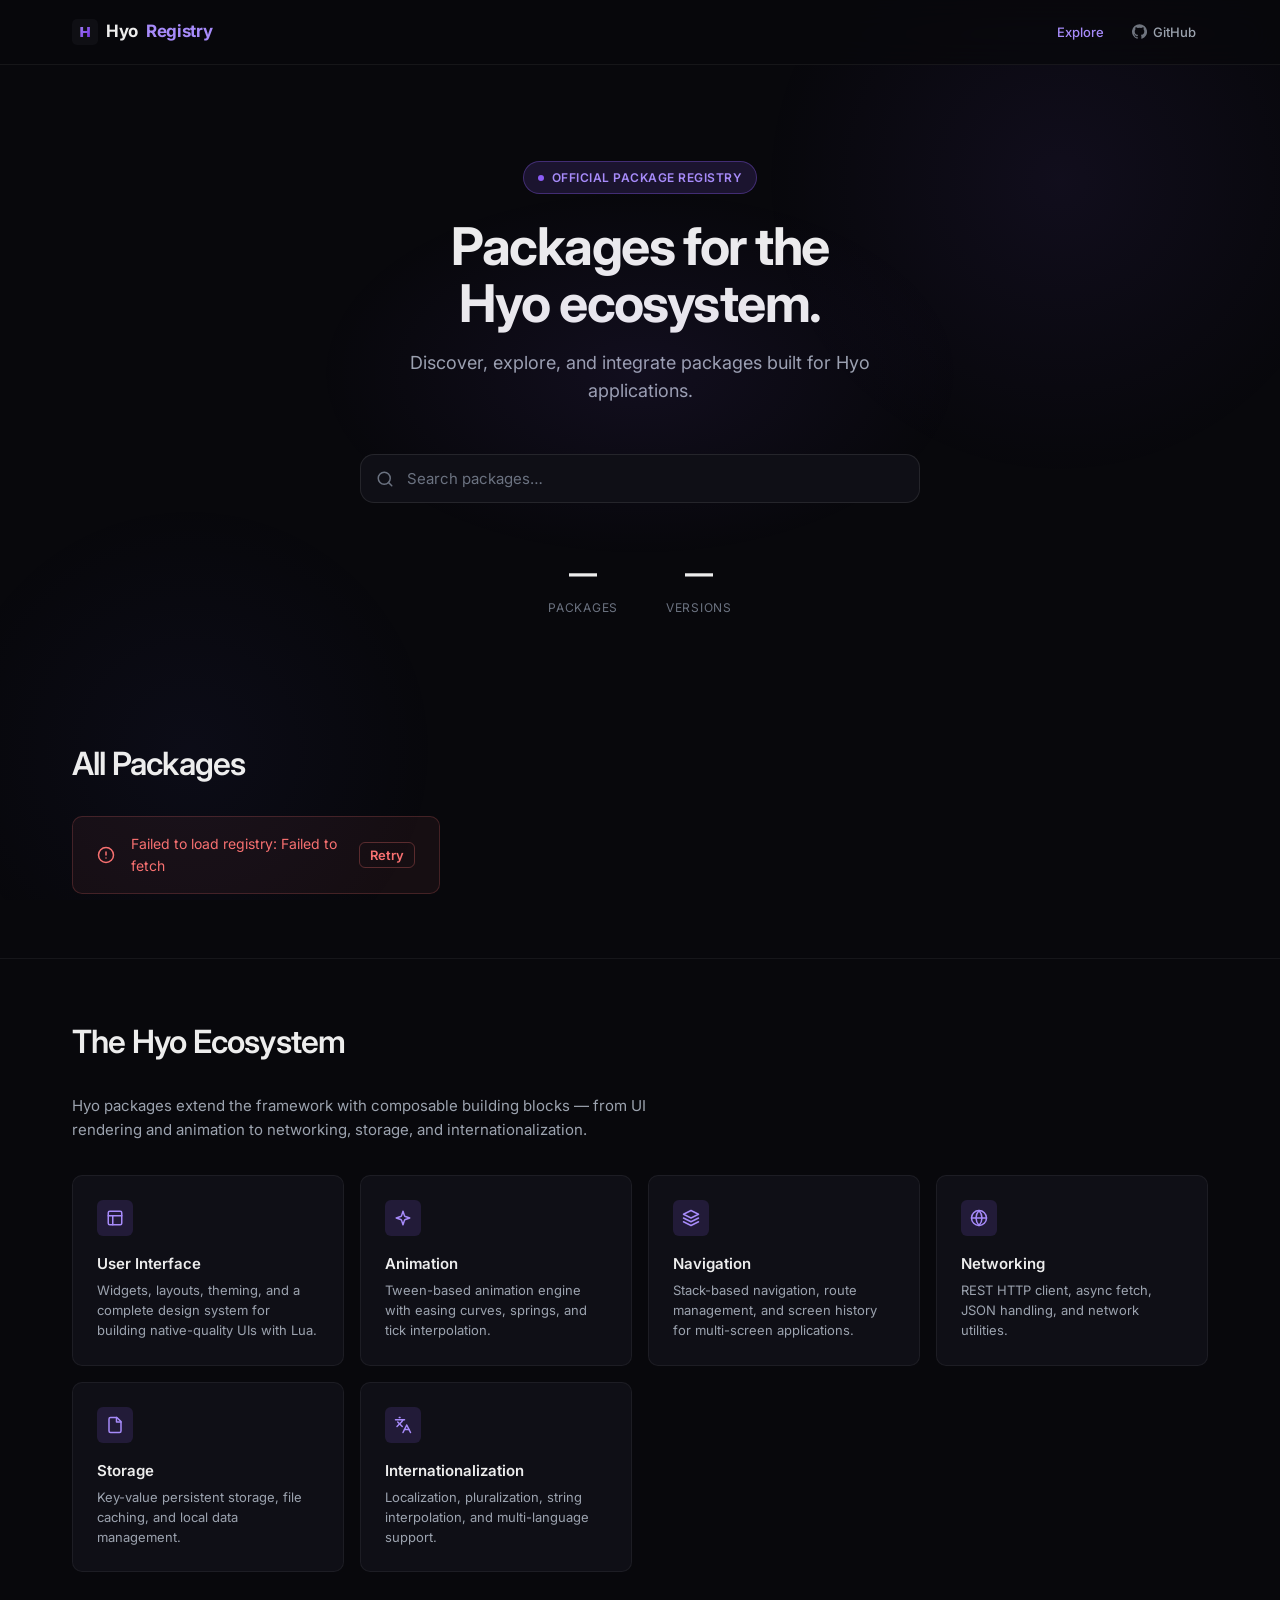
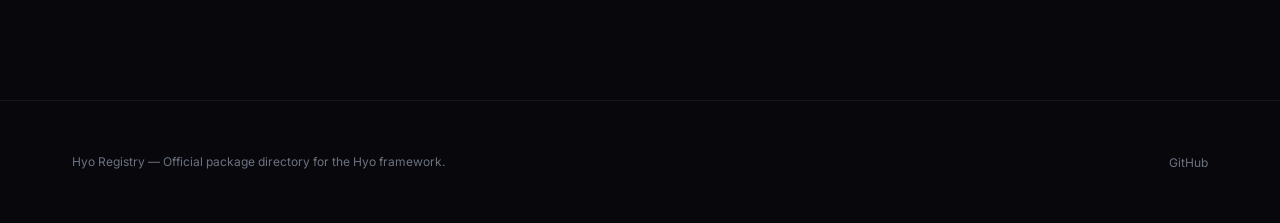
<file: site/index.html>
<!DOCTYPE html>
<html lang="en">
<head>
  <meta charset="UTF-8">
  <meta name="viewport" content="width=device-width, initial-scale=1.0">
  <title>Hyo Registry</title>
  <meta name="description" content="Official package registry for the Hyo framework. Discover, explore, and integrate packages built for Hyo applications.">

  <!-- Favicon -->
  <link rel="icon" href="favicon.svg" type="image/svg+xml">

  <!-- Fonts -->
  <link rel="preconnect" href="https://fonts.googleapis.com">
  <link rel="preconnect" href="https://fonts.gstatic.com" crossorigin>
  <link href="https://fonts.googleapis.com/css2?family=Inter:wght@400;500;600;700&family=JetBrains+Mono:wght@400;500;600&display=swap" rel="stylesheet">

  <!-- Styles -->
  <link rel="stylesheet" href="assets/css/main.css">
  <link rel="stylesheet" href="assets/css/components.css">
</head>
<body>
  <!-- Atmospheric background -->
  <div class="atmos" aria-hidden="true"></div>

  <!-- Navigation -->
  <nav class="nav" role="navigation">
    <div class="container nav-inner">
      <a href="index.html" class="nav-brand" aria-label="Hyo Registry home">
        <svg viewBox="0 0 32 32" width="26" height="26" aria-hidden="true">
          <defs>
            <linearGradient id="brand-g" x1="0%" y1="0%" x2="100%" y2="100%">
              <stop offset="0%" stop-color="#a78bfa"/>
              <stop offset="100%" stop-color="#6d28d9"/>
            </linearGradient>
          </defs>
          <rect width="32" height="32" rx="6" fill="#0f0f14"/>
          <text x="16" y="22" text-anchor="middle" font-family="system-ui" font-weight="700" font-size="18" fill="url(#brand-g)">H</text>
        </svg>
        Hyo <span>Registry</span>
      </a>

      <button class="nav-toggle" id="nav-toggle" aria-label="Toggle navigation">
        <span></span><span></span><span></span>
      </button>

      <ul class="nav-links" id="nav-links">
        <li><a href="index.html" class="active">Explore</a></li>
        <li>
          <a href="https://github.com/shin7xjp/hyo-registry" target="_blank" rel="noopener">
            <svg viewBox="0 0 24 24" fill="currentColor" width="15" height="15"><path d="M12 .3a12 12 0 0 0-3.8 23.38c.6.12.83-.26.83-.57l-.01-2.24c-3.34.72-4.04-1.42-4.04-1.42a3.18 3.18 0 0 0-1.33-1.75c-1.09-.74.08-.73.08-.73a2.52 2.52 0 0 1 1.84 1.24 2.56 2.56 0 0 0 3.5 1 2.56 2.56 0 0 1 .76-1.6c-2.67-.3-5.47-1.33-5.47-5.93a4.64 4.64 0 0 1 1.24-3.22 4.3 4.3 0 0 1 .12-3.18s1-.32 3.3 1.23a11.4 11.4 0 0 1 6 0c2.3-1.55 3.3-1.23 3.3-1.23a4.3 4.3 0 0 1 .12 3.18 4.64 4.64 0 0 1 1.23 3.22c0 4.61-2.81 5.63-5.48 5.92a2.86 2.86 0 0 1 .82 2.23l-.01 3.3c0 .31.22.69.83.57A12 12 0 0 0 12 .3"/></svg>
            GitHub
          </a>
        </li>
      </ul>
    </div>
  </nav>

  <main>
    <!-- Hero -->
    <section class="hero">
      <div class="hero-glow" aria-hidden="true"></div>
      <div class="container">
        <div class="hero-eyebrow">
          <span class="dot" aria-hidden="true"></span>
          Official Package Registry
        </div>

        <h1 class="heading-xl">
          Packages for the<br>Hyo ecosystem.
        </h1>

        <p class="hero-subtitle">
          Discover, explore, and integrate packages built for Hyo applications.
        </p>

        <!-- Search -->
        <div class="search-wrapper">
          <svg class="search-icon" viewBox="0 0 24 24" fill="none" stroke="currentColor" stroke-width="2" stroke-linecap="round" stroke-linejoin="round" aria-hidden="true">
            <circle cx="11" cy="11" r="8"/><path d="m21 21-4.3-4.3"/>
          </svg>
          <input
            type="text"
            class="search-input"
            id="hero-search"
            placeholder="Search packages…"
            autocomplete="off"
            aria-label="Search packages"
          >
          <button class="search-clear" id="hero-search-clear" aria-label="Clear search">
            <svg viewBox="0 0 24 24" fill="none" stroke="currentColor" stroke-width="2" stroke-linecap="round" stroke-linejoin="round"><path d="M18 6 6 18"/><path d="m6 6 12 12"/></svg>
          </button>
        </div>

        <!-- Stats -->
        <div class="stats-row">
          <div class="stat-item">
            <div class="stat-value" id="stat-packages">—</div>
            <div class="stat-label">Packages</div>
          </div>
          <div class="stat-item">
            <div class="stat-value" id="stat-versions">—</div>
            <div class="stat-label">Versions</div>
          </div>
        </div>
      </div>
    </section>

    <!-- Packages -->
    <section class="section" id="packages">
      <div class="container">
        <div class="section-header">
          <h2 class="heading-lg">All Packages</h2>
        </div>
        <div class="pkg-grid" id="pkg-grid">
          <!-- Populated by JS -->
        </div>
      </div>
    </section>

    <!-- Ecosystem -->
    <section class="section" style="border-top:1px solid var(--border-subtle)">
      <div class="container">
        <div class="section-header">
          <h2 class="heading-lg">The Hyo Ecosystem</h2>
        </div>
        <p class="text-body" style="max-width:640px;margin-bottom:var(--space-xl)">
          Hyo packages extend the framework with composable building blocks — from UI rendering and animation to networking, storage, and internationalization.
        </p>
        <div class="eco-grid">
          <div class="eco-card">
            <div class="eco-icon">
              <svg viewBox="0 0 24 24" fill="none" stroke="currentColor" stroke-width="2" stroke-linecap="round" stroke-linejoin="round"><rect x="3" y="3" width="18" height="18" rx="2"/><path d="M3 9h18"/><path d="M9 21V9"/></svg>
            </div>
            <h3>User Interface</h3>
            <p>Widgets, layouts, theming, and a complete design system for building native-quality UIs with Lua.</p>
          </div>
          <div class="eco-card">
            <div class="eco-icon">
              <svg viewBox="0 0 24 24" fill="none" stroke="currentColor" stroke-width="2" stroke-linecap="round" stroke-linejoin="round"><path d="m12 3-1.912 5.813a2 2 0 0 1-1.275 1.275L3 12l5.813 1.912a2 2 0 0 1 1.275 1.275L12 21l1.912-5.813a2 2 0 0 1 1.275-1.275L21 12l-5.813-1.912a2 2 0 0 1-1.275-1.275L12 3Z"/></svg>
            </div>
            <h3>Animation</h3>
            <p>Tween-based animation engine with easing curves, springs, and tick interpolation.</p>
          </div>
          <div class="eco-card">
            <div class="eco-icon">
              <svg viewBox="0 0 24 24" fill="none" stroke="currentColor" stroke-width="2" stroke-linecap="round" stroke-linejoin="round"><polygon points="12 2 2 7 12 12 22 7 12 2"/><polyline points="2 17 12 22 22 17"/><polyline points="2 12 12 17 22 12"/></svg>
            </div>
            <h3>Navigation</h3>
            <p>Stack-based navigation, route management, and screen history for multi-screen applications.</p>
          </div>
          <div class="eco-card">
            <div class="eco-icon">
              <svg viewBox="0 0 24 24" fill="none" stroke="currentColor" stroke-width="2" stroke-linecap="round" stroke-linejoin="round"><circle cx="12" cy="12" r="10"/><line x1="2" y1="12" x2="22" y2="12"/><path d="M12 2a15.3 15.3 0 0 1 4 10 15.3 15.3 0 0 1-4 10 15.3 15.3 0 0 1-4-10 15.3 15.3 0 0 1 4-10z"/></svg>
            </div>
            <h3>Networking</h3>
            <p>REST HTTP client, async fetch, JSON handling, and network utilities.</p>
          </div>
          <div class="eco-card">
            <div class="eco-icon">
              <svg viewBox="0 0 24 24" fill="none" stroke="currentColor" stroke-width="2" stroke-linecap="round" stroke-linejoin="round"><path d="M14.5 2H6a2 2 0 0 0-2 2v16a2 2 0 0 0 2 2h12a2 2 0 0 0 2-2V7.5L14.5 2z"/><polyline points="14 2 14 8 20 8"/></svg>
            </div>
            <h3>Storage</h3>
            <p>Key-value persistent storage, file caching, and local data management.</p>
          </div>
          <div class="eco-card">
            <div class="eco-icon">
              <svg viewBox="0 0 24 24" fill="none" stroke="currentColor" stroke-width="2" stroke-linecap="round" stroke-linejoin="round"><path d="m5 8 6 6"/><path d="m4 14 6-6 2-3"/><path d="M2 5h12"/><path d="M7 2h1"/><path d="m22 22-5-10-5 10"/><path d="M14 18h6"/></svg>
            </div>
            <h3>Internationalization</h3>
            <p>Localization, pluralization, string interpolation, and multi-language support.</p>
          </div>
        </div>
      </div>
    </section>
  </main>

  <!-- Footer -->
  <footer class="footer">
    <div class="container footer-inner">
      <span class="footer-text">Hyo Registry — Official package directory for the Hyo framework.</span>
      <ul class="footer-links">
        <li><a href="https://github.com/shin7xjp/hyo-registry" target="_blank" rel="noopener">GitHub</a></li>
      </ul>
    </div>
  </footer>

  <script type="module">
    import { initHomepage } from './assets/js/app.js';
    initHomepage();
  </script>
</body>
</html>
</file>
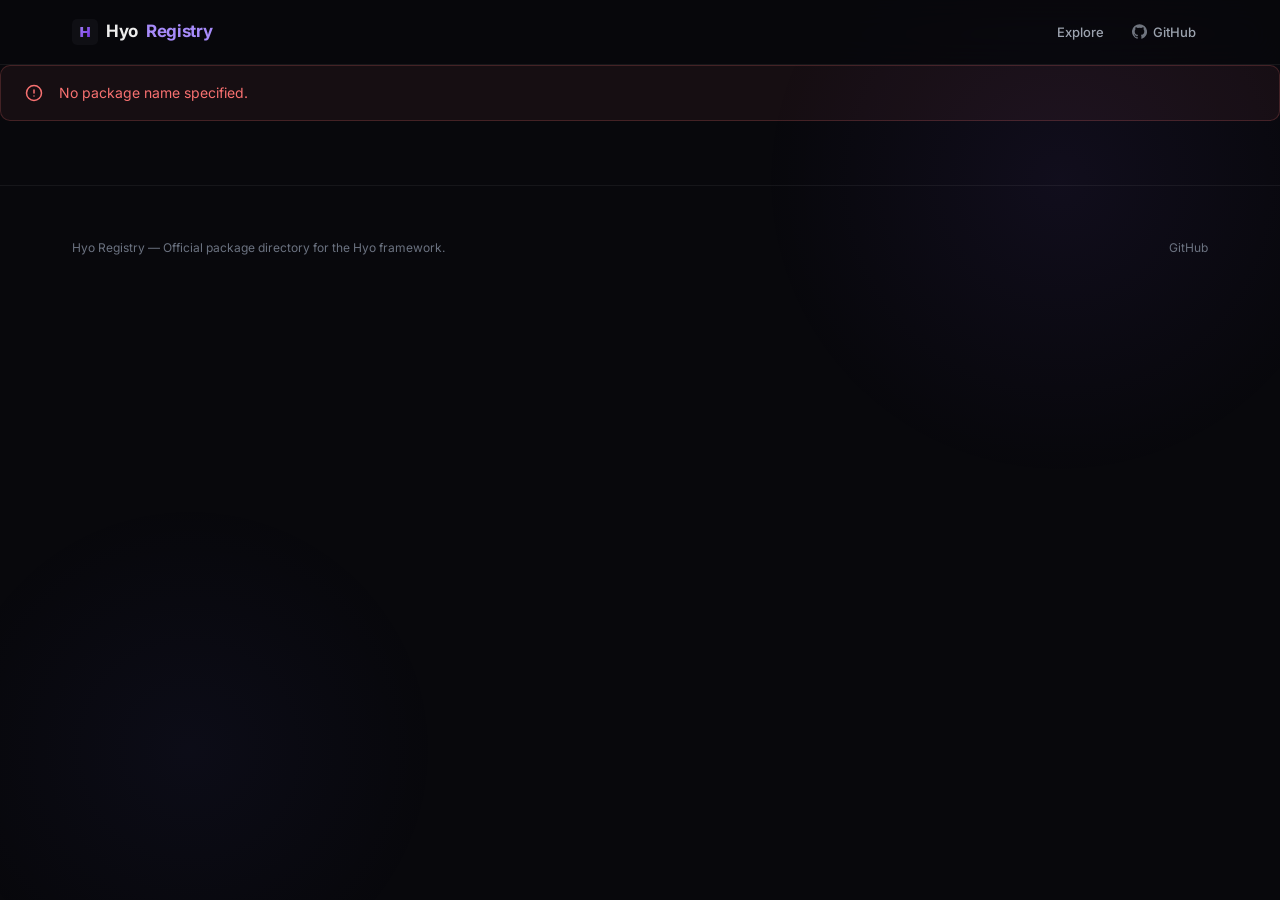
<file: site/package.html>
<!DOCTYPE html>
<html lang="en">
<head>
  <meta charset="UTF-8">
  <meta name="viewport" content="width=device-width, initial-scale=1.0">
  <title>Package — Hyo Registry</title>
  <meta name="description" content="Package details — Hyo Registry">

  <!-- Favicon -->
  <link rel="icon" href="favicon.svg" type="image/svg+xml">

  <!-- Fonts -->
  <link rel="preconnect" href="https://fonts.googleapis.com">
  <link rel="preconnect" href="https://fonts.gstatic.com" crossorigin>
  <link href="https://fonts.googleapis.com/css2?family=Inter:wght@400;500;600;700&family=JetBrains+Mono:wght@400;500;600&display=swap" rel="stylesheet">

  <!-- Styles -->
  <link rel="stylesheet" href="assets/css/main.css">
  <link rel="stylesheet" href="assets/css/components.css">
</head>
<body>
  <!-- Atmospheric background -->
  <div class="atmos" aria-hidden="true"></div>

  <!-- Navigation -->
  <nav class="nav" role="navigation">
    <div class="container nav-inner">
      <a href="index.html" class="nav-brand" aria-label="Hyo Registry home">
        <svg viewBox="0 0 32 32" width="26" height="26" aria-hidden="true">
          <defs>
            <linearGradient id="brand-g" x1="0%" y1="0%" x2="100%" y2="100%">
              <stop offset="0%" stop-color="#a78bfa"/>
              <stop offset="100%" stop-color="#6d28d9"/>
            </linearGradient>
          </defs>
          <rect width="32" height="32" rx="6" fill="#0f0f14"/>
          <text x="16" y="22" text-anchor="middle" font-family="system-ui" font-weight="700" font-size="18" fill="url(#brand-g)">H</text>
        </svg>
        Hyo <span>Registry</span>
      </a>

      <button class="nav-toggle" id="nav-toggle" aria-label="Toggle navigation">
        <span></span><span></span><span></span>
      </button>

      <ul class="nav-links" id="nav-links">
        <li><a href="index.html">Explore</a></li>
        <li>
          <a href="https://github.com/shin7xjp/hyo-registry" target="_blank" rel="noopener">
            <svg viewBox="0 0 24 24" fill="currentColor" width="15" height="15"><path d="M12 .3a12 12 0 0 0-3.8 23.38c.6.12.83-.26.83-.57l-.01-2.24c-3.34.72-4.04-1.42-4.04-1.42a3.18 3.18 0 0 0-1.33-1.75c-1.09-.74.08-.73.08-.73a2.52 2.52 0 0 1 1.84 1.24 2.56 2.56 0 0 0 3.5 1 2.56 2.56 0 0 1 .76-1.6c-2.67-.3-5.47-1.33-5.47-5.93a4.64 4.64 0 0 1 1.24-3.22 4.3 4.3 0 0 1 .12-3.18s1-.32 3.3 1.23a11.4 11.4 0 0 1 6 0c2.3-1.55 3.3-1.23 3.3-1.23a4.3 4.3 0 0 1 .12 3.18 4.64 4.64 0 0 1 1.23 3.22c0 4.61-2.81 5.63-5.48 5.92a2.86 2.86 0 0 1 .82 2.23l-.01 3.3c0 .31.22.69.83.57A12 12 0 0 0 12 .3"/></svg>
            GitHub
          </a>
        </li>
      </ul>
    </div>
  </nav>

  <main id="pkg-detail">
    <!-- Populated by JS -->
  </main>

  <!-- Footer -->
  <footer class="footer">
    <div class="container footer-inner">
      <span class="footer-text">Hyo Registry — Official package directory for the Hyo framework.</span>
      <ul class="footer-links">
        <li><a href="https://github.com/shin7xjp/hyo-registry" target="_blank" rel="noopener">GitHub</a></li>
      </ul>
    </div>
  </footer>

  <script type="module">
    import { initPackagePage } from './assets/js/package.js';

    // Init nav toggle
    const toggle = document.getElementById('nav-toggle');
    const links = document.getElementById('nav-links');
    if (toggle && links) {
      toggle.addEventListener('click', () => {
        toggle.classList.toggle('open');
        links.classList.toggle('open');
      });
    }

    initPackagePage();
  </script>
</body>
</html>
</file>
<file: site/assets/css/main.css>
/* ─── Hyo Registry — Design System ─── */

:root {
  /* surfaces */
  --bg-root: #08080c;
  --bg-surface: #0f0f16;
  --bg-surface-raised: #161620;
  --bg-surface-hover: #1c1c2a;
  --bg-overlay: rgba(8,8,12,.85);

  /* borders */
  --border-subtle: rgba(255,255,255,.06);
  --border-default: rgba(255,255,255,.09);
  --border-hover: rgba(255,255,255,.14);
  --border-accent: rgba(139,92,246,.35);

  /* text */
  --text-primary: #ededed;
  --text-secondary: #9ca3af;
  --text-tertiary: #6b7280;
  --text-accent: #a78bfa;
  --text-accent-bright: #c4b5fd;

  /* accents */
  --accent: #8b5cf6;
  --accent-muted: rgba(139,92,246,.15);
  --accent-glow: rgba(139,92,246,.08);

  /* functional */
  --success: #34d399;
  --warning: #fbbf24;
  --error: #f87171;

  /* spacing */
  --space-xs: .25rem;
  --space-sm: .5rem;
  --space-md: 1rem;
  --space-lg: 1.5rem;
  --space-xl: 2rem;
  --space-2xl: 3rem;
  --space-3xl: 4rem;
  --space-4xl: 6rem;

  /* radii */
  --radius-sm: 6px;
  --radius-md: 10px;
  --radius-lg: 14px;
  --radius-xl: 20px;

  /* typography */
  --font-sans: 'Inter', system-ui, -apple-system, sans-serif;
  --font-mono: 'JetBrains Mono', 'Fira Code', ui-monospace, monospace;

  /* transitions */
  --ease-out: cubic-bezier(.16,1,.3,1);
  --duration-fast: 120ms;
  --duration-normal: 200ms;
  --duration-slow: 350ms;
}

/* ─── Reset & Base ─── */

*, *::before, *::after {
  box-sizing: border-box;
  margin: 0;
  padding: 0;
}

html {
  font-size: 16px;
  -webkit-font-smoothing: antialiased;
  -moz-osx-font-smoothing: grayscale;
  text-rendering: optimizeLegibility;
  scroll-behavior: smooth;
}

body {
  font-family: var(--font-sans);
  background: var(--bg-root);
  color: var(--text-primary);
  line-height: 1.6;
  min-height: 100vh;
  overflow-x: hidden;
}

a {
  color: inherit;
  text-decoration: none;
}

button {
  font-family: inherit;
  cursor: pointer;
  border: none;
  background: none;
  color: inherit;
}

input {
  font-family: inherit;
  color: inherit;
  border: none;
  outline: none;
  background: none;
}

::selection {
  background: var(--accent-muted);
  color: var(--text-accent-bright);
}

/* ─── Scrollbar ─── */
::-webkit-scrollbar { width: 6px; height: 6px; }
::-webkit-scrollbar-track { background: transparent; }
::-webkit-scrollbar-thumb { background: var(--border-default); border-radius: 3px; }
::-webkit-scrollbar-thumb:hover { background: var(--border-hover); }

/* ─── Layout ─── */

.container {
  width: 100%;
  max-width: 1200px;
  margin: 0 auto;
  padding: 0 var(--space-xl);
}

@media (max-width: 640px) {
  .container { padding: 0 var(--space-md); }
}

/* ─── Atmospheric Background ─── */

.atmos {
  position: fixed;
  inset: 0;
  z-index: -1;
  pointer-events: none;
  overflow: hidden;
}

.atmos::before {
  content: '';
  position: absolute;
  width: 600px;
  height: 600px;
  top: -120px;
  right: -80px;
  background: radial-gradient(circle, rgba(139,92,246,.07) 0%, transparent 70%);
  border-radius: 50%;
}

.atmos::after {
  content: '';
  position: absolute;
  width: 500px;
  height: 500px;
  bottom: -100px;
  left: -60px;
  background: radial-gradient(circle, rgba(99,102,241,.05) 0%, transparent 70%);
  border-radius: 50%;
}

/* ─── Typography ─── */

.heading-xl {
  font-size: clamp(2rem, 5vw, 3.25rem);
  font-weight: 700;
  letter-spacing: -.03em;
  line-height: 1.1;
}

.heading-lg {
  font-size: clamp(1.5rem, 3vw, 2rem);
  font-weight: 600;
  letter-spacing: -.025em;
  line-height: 1.2;
}

.heading-md {
  font-size: 1.25rem;
  font-weight: 600;
  letter-spacing: -.02em;
  line-height: 1.3;
}

.heading-sm {
  font-size: 1rem;
  font-weight: 600;
  letter-spacing: -.01em;
  line-height: 1.4;
}

.text-body {
  font-size: .9375rem;
  color: var(--text-secondary);
  line-height: 1.65;
}

.text-sm {
  font-size: .8125rem;
  color: var(--text-tertiary);
  line-height: 1.5;
}

.text-mono {
  font-family: var(--font-mono);
  font-size: .8125rem;
}

/* ─── Utility ─── */

.sr-only {
  position: absolute;
  width: 1px;
  height: 1px;
  padding: 0;
  margin: -1px;
  overflow: hidden;
  clip: rect(0,0,0,0);
  border: 0;
}

.fade-in {
  animation: fadeIn var(--duration-slow) var(--ease-out) both;
}

@keyframes fadeIn {
  from { opacity: 0; transform: translateY(8px); }
  to { opacity: 1; transform: translateY(0); }
}

@keyframes shimmer {
  0% { background-position: -400px 0; }
  100% { background-position: 400px 0; }
}

.skeleton {
  background: linear-gradient(90deg, var(--bg-surface-raised) 25%, var(--bg-surface-hover) 50%, var(--bg-surface-raised) 75%);
  background-size: 800px 100%;
  animation: shimmer 1.8s infinite linear;
  border-radius: var(--radius-sm);
}
</file>
<file: site/assets/css/components.css>
/* ─── Hyo Registry — Components ─── */

/* ─── Navigation ─── */

.nav {
  position: sticky;
  top: 0;
  z-index: 100;
  backdrop-filter: blur(16px) saturate(1.2);
  -webkit-backdrop-filter: blur(16px) saturate(1.2);
  background: rgba(8,8,12,.8);
  border-bottom: 1px solid var(--border-subtle);
}

.nav-inner {
  display: flex;
  align-items: center;
  justify-content: space-between;
  height: 64px;
  gap: var(--space-lg);
}

.nav-brand {
  display: flex;
  align-items: center;
  gap: var(--space-sm);
  font-weight: 700;
  font-size: 1.0625rem;
  letter-spacing: -.02em;
  color: var(--text-primary);
  flex-shrink: 0;
}

.nav-brand svg {
  width: 26px;
  height: 26px;
}

.nav-brand span {
  color: var(--text-accent);
}

.nav-links {
  display: flex;
  align-items: center;
  gap: var(--space-xs);
  list-style: none;
}

.nav-links a {
  display: inline-flex;
  align-items: center;
  gap: 6px;
  padding: 6px 12px;
  font-size: .8125rem;
  font-weight: 500;
  color: var(--text-secondary);
  border-radius: var(--radius-sm);
  transition: color var(--duration-fast), background var(--duration-fast);
}

.nav-links a:hover {
  color: var(--text-primary);
  background: var(--bg-surface-hover);
}

.nav-links a.active {
  color: var(--text-accent);
}

.nav-links a svg {
  width: 15px;
  height: 15px;
  opacity: .7;
}

/* Mobile nav toggle */
.nav-toggle {
  display: none;
  flex-direction: column;
  gap: 4px;
  padding: 8px;
  border-radius: var(--radius-sm);
}

.nav-toggle span {
  display: block;
  width: 18px;
  height: 2px;
  background: var(--text-secondary);
  border-radius: 1px;
  transition: transform var(--duration-normal) var(--ease-out), opacity var(--duration-fast);
}

.nav-toggle.open span:nth-child(1) { transform: translateY(6px) rotate(45deg); }
.nav-toggle.open span:nth-child(2) { opacity: 0; }
.nav-toggle.open span:nth-child(3) { transform: translateY(-6px) rotate(-45deg); }

@media (max-width: 768px) {
  .nav-toggle { display: flex; }

  .nav-links {
    position: absolute;
    top: 64px;
    left: 0;
    right: 0;
    flex-direction: column;
    padding: var(--space-md);
    background: var(--bg-surface);
    border-bottom: 1px solid var(--border-subtle);
    gap: var(--space-xs);
    display: none;
  }

  .nav-links.open {
    display: flex;
  }

  .nav-links a {
    width: 100%;
    padding: 10px 12px;
  }
}

/* ─── Hero ─── */

.hero {
  position: relative;
  padding: var(--space-4xl) 0 var(--space-3xl);
  text-align: center;
  overflow: hidden;
}

.hero-glow {
  position: absolute;
  top: 50%;
  left: 50%;
  transform: translate(-50%, -50%);
  width: 700px;
  height: 400px;
  background: radial-gradient(ellipse, rgba(139,92,246,.08) 0%, transparent 65%);
  pointer-events: none;
}

.hero-eyebrow {
  display: inline-flex;
  align-items: center;
  gap: 8px;
  padding: 6px 14px;
  font-size: .75rem;
  font-weight: 600;
  letter-spacing: .04em;
  text-transform: uppercase;
  color: var(--text-accent);
  background: var(--accent-muted);
  border: 1px solid var(--border-accent);
  border-radius: 100px;
  margin-bottom: var(--space-lg);
}

.hero-eyebrow .dot {
  width: 6px;
  height: 6px;
  border-radius: 50%;
  background: var(--accent);
}

.hero h1 {
  margin-bottom: var(--space-md);
}

.hero-subtitle {
  font-size: clamp(.9375rem, 2vw, 1.125rem);
  color: var(--text-secondary);
  max-width: 540px;
  margin: 0 auto var(--space-2xl);
  line-height: 1.6;
}

/* ─── Search ─── */

.search-wrapper {
  position: relative;
  max-width: 560px;
  margin: 0 auto;
}

.search-wrapper.compact {
  max-width: 400px;
}

.search-icon {
  position: absolute;
  left: 16px;
  top: 50%;
  transform: translateY(-50%);
  width: 18px;
  height: 18px;
  color: var(--text-tertiary);
  pointer-events: none;
  transition: color var(--duration-fast);
}

.search-input {
  width: 100%;
  padding: 14px 16px 14px 46px;
  font-size: .9375rem;
  background: var(--bg-surface);
  border: 1px solid var(--border-default);
  border-radius: var(--radius-lg);
  color: var(--text-primary);
  transition: border-color var(--duration-normal), box-shadow var(--duration-normal);
}

.search-input::placeholder {
  color: var(--text-tertiary);
}

.search-input:focus {
  border-color: var(--accent);
  box-shadow: 0 0 0 3px var(--accent-muted);
}

.search-input:focus ~ .search-icon {
  color: var(--text-accent);
}

.search-input.compact-input {
  padding: 10px 14px 10px 40px;
  font-size: .875rem;
  border-radius: var(--radius-md);
}

.search-clear {
  position: absolute;
  right: 12px;
  top: 50%;
  transform: translateY(-50%);
  width: 20px;
  height: 20px;
  display: none;
  align-items: center;
  justify-content: center;
  color: var(--text-tertiary);
  border-radius: 50%;
  transition: color var(--duration-fast);
}

.search-clear:hover { color: var(--text-secondary); }
.search-clear.visible { display: flex; }

/* ─── Stats ─── */

.stats-row {
  display: flex;
  justify-content: center;
  gap: var(--space-2xl);
  margin-top: var(--space-2xl);
}

.stat-item {
  text-align: center;
}

.stat-value {
  font-size: 1.75rem;
  font-weight: 700;
  color: var(--text-primary);
  letter-spacing: -.02em;
}

.stat-label {
  font-size: .75rem;
  color: var(--text-tertiary);
  text-transform: uppercase;
  letter-spacing: .06em;
  margin-top: 2px;
}

/* ─── Section ─── */

.section {
  padding: var(--space-3xl) 0;
}

.section-header {
  display: flex;
  align-items: baseline;
  justify-content: space-between;
  margin-bottom: var(--space-xl);
  flex-wrap: wrap;
  gap: var(--space-md);
}

.section-link {
  font-size: .8125rem;
  font-weight: 500;
  color: var(--text-accent);
  display: inline-flex;
  align-items: center;
  gap: 4px;
  transition: gap var(--duration-normal) var(--ease-out);
}

.section-link:hover { gap: 8px; }

.section-link svg {
  width: 14px;
  height: 14px;
}

/* ─── Package Card ─── */

.pkg-grid {
  display: grid;
  grid-template-columns: repeat(auto-fill, minmax(320px, 1fr));
  gap: var(--space-md);
}

@media (max-width: 480px) {
  .pkg-grid { grid-template-columns: 1fr; }
}

.pkg-card {
  position: relative;
  display: flex;
  flex-direction: column;
  padding: var(--space-lg);
  background: var(--bg-surface);
  border: 1px solid var(--border-subtle);
  border-radius: var(--radius-md);
  transition:
    border-color var(--duration-normal),
    background var(--duration-normal),
    box-shadow var(--duration-slow) var(--ease-out);
  cursor: pointer;
  text-decoration: none;
  color: inherit;
}

.pkg-card:hover {
  border-color: var(--border-hover);
  background: var(--bg-surface-raised);
  box-shadow: 0 4px 24px rgba(0,0,0,.2), 0 0 0 1px var(--border-hover);
}

.pkg-card-header {
  display: flex;
  align-items: flex-start;
  justify-content: space-between;
  gap: var(--space-md);
  margin-bottom: var(--space-sm);
}

.pkg-name {
  font-family: var(--font-mono);
  font-size: .9375rem;
  font-weight: 600;
  color: var(--text-primary);
  word-break: break-word;
}

.pkg-version {
  flex-shrink: 0;
  font-family: var(--font-mono);
  font-size: .6875rem;
  font-weight: 500;
  color: var(--text-accent);
  background: var(--accent-muted);
  padding: 2px 8px;
  border-radius: 100px;
  border: 1px solid rgba(139,92,246,.2);
}

.pkg-desc {
  font-size: .8125rem;
  color: var(--text-secondary);
  line-height: 1.55;
  flex-grow: 1;
  margin-bottom: var(--space-md);
}

.pkg-meta {
  display: flex;
  align-items: center;
  gap: var(--space-md);
  flex-wrap: wrap;
}

.pkg-meta-item {
  display: inline-flex;
  align-items: center;
  gap: 5px;
  font-size: .6875rem;
  color: var(--text-tertiary);
}

.pkg-meta-item svg {
  width: 12px;
  height: 12px;
  opacity: .6;
}

/* ─── Package Detail ─── */

.detail-header {
  padding: var(--space-3xl) 0 var(--space-xl);
  border-bottom: 1px solid var(--border-subtle);
}

.detail-breadcrumb {
  display: flex;
  align-items: center;
  gap: 8px;
  font-size: .8125rem;
  color: var(--text-tertiary);
  margin-bottom: var(--space-lg);
}

.detail-breadcrumb a {
  color: var(--text-accent);
  transition: color var(--duration-fast);
}

.detail-breadcrumb a:hover { color: var(--text-accent-bright); }

.detail-breadcrumb .sep { opacity: .4; }

.detail-title-row {
  display: flex;
  align-items: center;
  gap: var(--space-md);
  flex-wrap: wrap;
  margin-bottom: var(--space-sm);
}

.detail-body {
  display: grid;
  grid-template-columns: 1fr 320px;
  gap: var(--space-2xl);
  padding: var(--space-2xl) 0 var(--space-3xl);
}

@media (max-width: 860px) {
  .detail-body {
    grid-template-columns: 1fr;
  }
}

.detail-main { min-width: 0; }

.detail-sidebar {
  display: flex;
  flex-direction: column;
  gap: var(--space-md);
}

/* ─── Info Block ─── */

.info-block {
  background: var(--bg-surface);
  border: 1px solid var(--border-subtle);
  border-radius: var(--radius-md);
  padding: var(--space-lg);
}

.info-block-title {
  font-size: .6875rem;
  font-weight: 600;
  text-transform: uppercase;
  letter-spacing: .06em;
  color: var(--text-tertiary);
  margin-bottom: var(--space-md);
}

.info-row {
  display: flex;
  align-items: flex-start;
  justify-content: space-between;
  gap: var(--space-sm);
  padding: 8px 0;
  border-bottom: 1px solid var(--border-subtle);
}

.info-row:last-child { border-bottom: none; }

.info-label {
  font-size: .8125rem;
  color: var(--text-tertiary);
  flex-shrink: 0;
}

.info-value {
  font-family: var(--font-mono);
  font-size: .8125rem;
  color: var(--text-primary);
  text-align: right;
  word-break: break-all;
}

/* ─── Code Block ─── */

.code-block {
  position: relative;
  background: var(--bg-surface-raised);
  border: 1px solid var(--border-subtle);
  border-radius: var(--radius-md);
  padding: 14px 16px;
  font-family: var(--font-mono);
  font-size: .8125rem;
  color: var(--text-primary);
  line-height: 1.6;
  overflow-x: auto;
}

.code-prefix { color: var(--text-accent); }

.copy-btn {
  position: absolute;
  top: 10px;
  right: 10px;
  display: inline-flex;
  align-items: center;
  justify-content: center;
  width: 30px;
  height: 30px;
  border-radius: var(--radius-sm);
  color: var(--text-tertiary);
  transition: color var(--duration-fast), background var(--duration-fast);
}

.copy-btn:hover {
  color: var(--text-primary);
  background: var(--bg-surface-hover);
}

.copy-btn svg { width: 14px; height: 14px; }

.copy-btn.copied { color: var(--success); }

/* ─── Version Selector ─── */

.version-select-wrapper {
  position: relative;
  display: inline-block;
}

.version-select {
  appearance: none;
  padding: 6px 30px 6px 12px;
  font-family: var(--font-mono);
  font-size: .8125rem;
  font-weight: 500;
  color: var(--text-accent);
  background: var(--accent-muted);
  border: 1px solid rgba(139,92,246,.2);
  border-radius: 100px;
  cursor: pointer;
  transition: border-color var(--duration-fast);
}

.version-select:hover { border-color: var(--accent); }

.version-select:focus {
  outline: none;
  border-color: var(--accent);
  box-shadow: 0 0 0 2px var(--accent-muted);
}

.version-chevron {
  position: absolute;
  right: 10px;
  top: 50%;
  transform: translateY(-50%);
  width: 12px;
  height: 12px;
  color: var(--text-accent);
  pointer-events: none;
}

/* ─── Dep/Permission Tags ─── */

.tag {
  display: inline-flex;
  align-items: center;
  gap: 4px;
  padding: 4px 10px;
  font-size: .75rem;
  font-weight: 500;
  border-radius: 100px;
  border: 1px solid var(--border-default);
  color: var(--text-secondary);
  background: var(--bg-surface-raised);
}

.tag-accent {
  color: var(--text-accent);
  border-color: var(--border-accent);
  background: var(--accent-muted);
}

.tag-warning {
  color: var(--warning);
  border-color: rgba(251,191,36,.2);
  background: rgba(251,191,36,.08);
}

/* ─── Empty & Error States ─── */

.empty-state {
  text-align: center;
  padding: var(--space-3xl) var(--space-xl);
}

.empty-state svg {
  width: 48px;
  height: 48px;
  color: var(--text-tertiary);
  margin-bottom: var(--space-md);
  opacity: .5;
}

.empty-state h3 {
  font-size: 1rem;
  font-weight: 600;
  margin-bottom: var(--space-xs);
}

.empty-state p {
  font-size: .875rem;
  color: var(--text-tertiary);
}

.error-banner {
  display: flex;
  align-items: center;
  gap: var(--space-md);
  padding: var(--space-md) var(--space-lg);
  background: rgba(248,113,113,.06);
  border: 1px solid rgba(248,113,113,.2);
  border-radius: var(--radius-md);
  color: var(--error);
  font-size: .875rem;
}

.error-banner svg {
  width: 18px;
  height: 18px;
  flex-shrink: 0;
}

.error-banner button {
  margin-left: auto;
  font-size: .8125rem;
  font-weight: 600;
  color: var(--error);
  padding: 4px 10px;
  border-radius: var(--radius-sm);
  border: 1px solid rgba(248,113,113,.3);
  transition: background var(--duration-fast);
}

.error-banner button:hover { background: rgba(248,113,113,.1); }

/* ─── Loading ─── */

.spinner {
  display: inline-block;
  width: 20px;
  height: 20px;
  border: 2px solid var(--border-default);
  border-top-color: var(--accent);
  border-radius: 50%;
  animation: spin .6s linear infinite;
}

@keyframes spin { to { transform: rotate(360deg); } }

.loading-state {
  display: flex;
  flex-direction: column;
  align-items: center;
  gap: var(--space-md);
  padding: var(--space-3xl) 0;
  color: var(--text-tertiary);
  font-size: .875rem;
}

/* ─── Footer ─── */

.footer {
  border-top: 1px solid var(--border-subtle);
  padding: var(--space-2xl) 0;
  margin-top: var(--space-3xl);
}

.footer-inner {
  display: flex;
  align-items: center;
  justify-content: space-between;
  gap: var(--space-md);
  flex-wrap: wrap;
}

.footer-text {
  font-size: .75rem;
  color: var(--text-tertiary);
}

.footer-links {
  display: flex;
  gap: var(--space-md);
  list-style: none;
}

.footer-links a {
  font-size: .75rem;
  color: var(--text-tertiary);
  transition: color var(--duration-fast);
}

.footer-links a:hover { color: var(--text-secondary); }

/* ─── Ecosystem Cards ─── */

.eco-grid {
  display: grid;
  grid-template-columns: repeat(auto-fill, minmax(260px, 1fr));
  gap: var(--space-md);
}

.eco-card {
  padding: var(--space-lg);
  background: var(--bg-surface);
  border: 1px solid var(--border-subtle);
  border-radius: var(--radius-md);
  transition: border-color var(--duration-normal);
}

.eco-card:hover { border-color: var(--border-hover); }

.eco-icon {
  width: 36px;
  height: 36px;
  display: flex;
  align-items: center;
  justify-content: center;
  border-radius: var(--radius-sm);
  background: var(--accent-muted);
  color: var(--text-accent);
  margin-bottom: var(--space-md);
}

.eco-icon svg { width: 18px; height: 18px; }

.eco-card h3 {
  font-size: .9375rem;
  font-weight: 600;
  margin-bottom: var(--space-xs);
}

.eco-card p {
  font-size: .8125rem;
  color: var(--text-secondary);
  line-height: 1.55;
}

/* ─── Filter bar ─── */

.filter-bar {
  display: flex;
  align-items: center;
  gap: var(--space-md);
  flex-wrap: wrap;
  margin-bottom: var(--space-xl);
}

.filter-sort {
  display: flex;
  align-items: center;
  gap: var(--space-xs);
  margin-left: auto;
}

.filter-sort label {
  font-size: .75rem;
  color: var(--text-tertiary);
}

.sort-select {
  appearance: none;
  padding: 6px 28px 6px 10px;
  font-size: .8125rem;
  font-weight: 500;
  color: var(--text-secondary);
  background: var(--bg-surface);
  border: 1px solid var(--border-default);
  border-radius: var(--radius-sm);
  cursor: pointer;
  transition: border-color var(--duration-fast);
}

.sort-select:hover { border-color: var(--border-hover); }
.sort-select:focus { outline: none; border-color: var(--accent); }

.pkg-count-label {
  font-size: .8125rem;
  color: var(--text-tertiary);
}

/* ─── Version list (detail page) ─── */

.version-list {
  list-style: none;
  display: flex;
  flex-direction: column;
  gap: 2px;
}

.version-list-item {
  display: flex;
  align-items: center;
  justify-content: space-between;
  padding: 8px 12px;
  border-radius: var(--radius-sm);
  font-family: var(--font-mono);
  font-size: .8125rem;
  color: var(--text-secondary);
  transition: background var(--duration-fast);
  cursor: pointer;
}

.version-list-item:hover { background: var(--bg-surface-hover); }
.version-list-item.active {
  background: var(--accent-muted);
  color: var(--text-accent);
}

.version-list-item .version-badge {
  font-size: .6875rem;
  color: var(--text-tertiary);
}

.version-list-item.active .version-badge {
  color: var(--text-accent);
}
</file>
